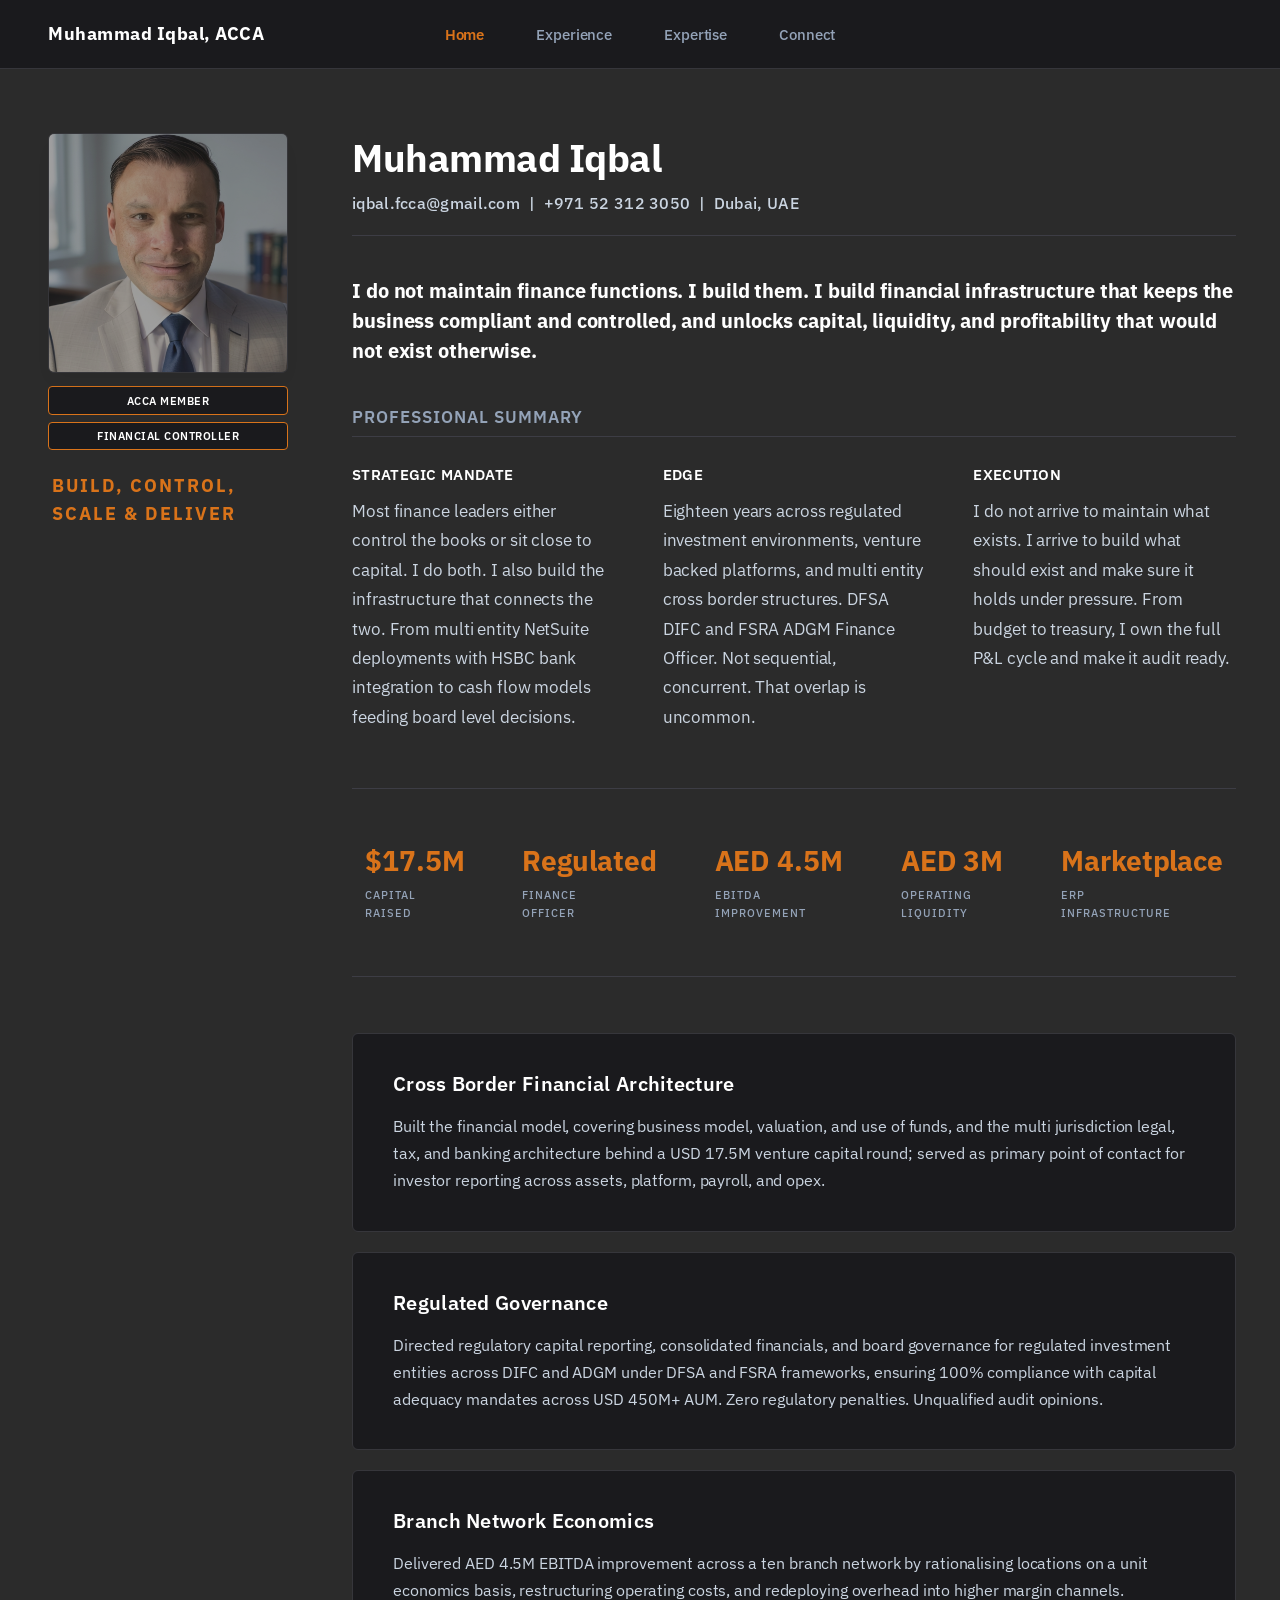
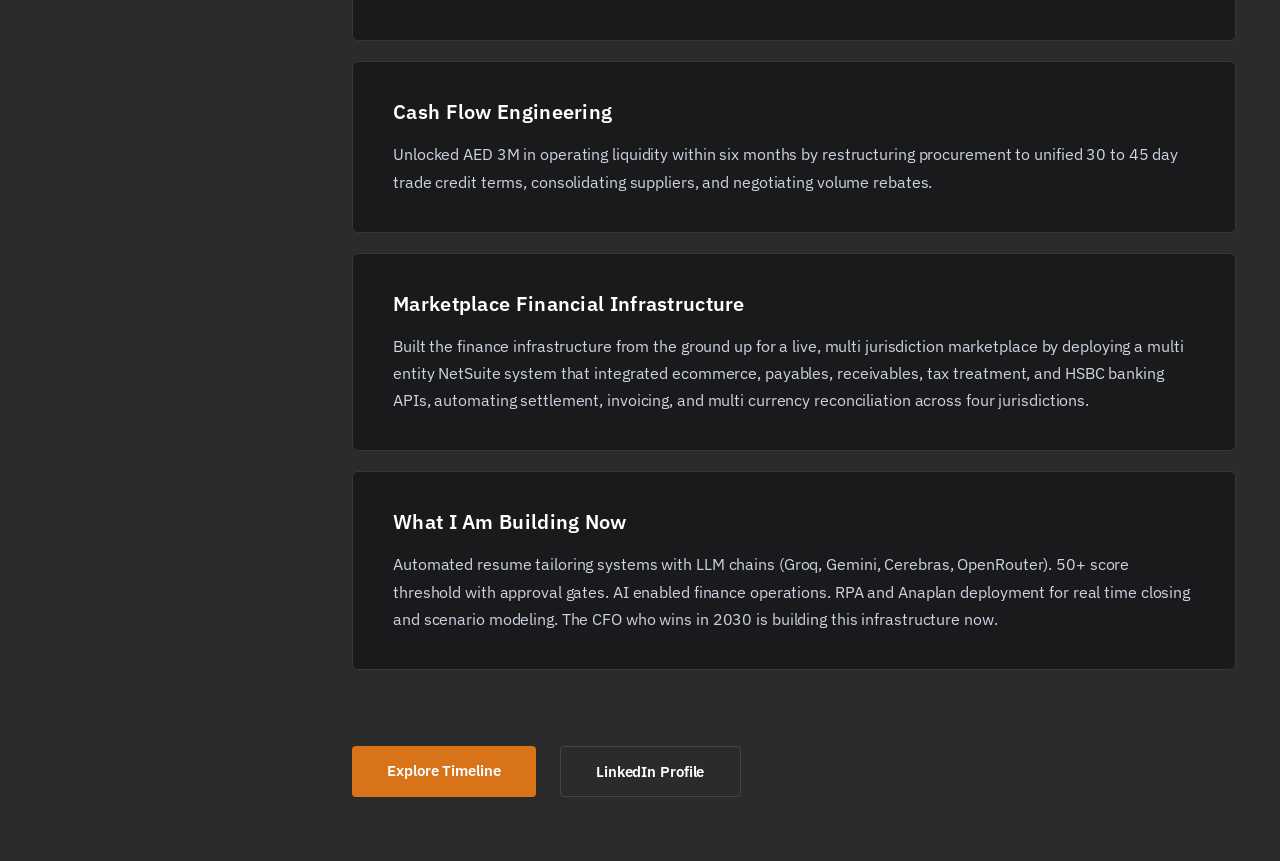
<file: index.html>
<!DOCTYPE html>
<html lang="en">
<head>
    <meta charset="UTF-8">
    <meta name="viewport" content="width=device-width, initial-scale=1.0">
    <title>Muhammad Iqbal | ACCA Portfolio</title>
    <link href="https://fonts.googleapis.com/css2?family=IBM+Plex+Sans:wght@400;500;600;700&display=swap" rel="stylesheet">
    <link rel="stylesheet" href="style.css">
    <base target="_blank">
<base target="_blank">
</head>
<body>

    <!-- Top Corporate Navigation Header -->
    <header class="navbar">
        <div class="logo">Muhammad Iqbal, ACCA</div>
        <nav class="nav-links">
            <a href="index.html" class="active" target="_self">Home</a>
            <a href="experience.html" target="_self">Experience</a>
            <a href="expertise.html" target="_self">Expertise</a>
            <a href="connect.html" target="_self">Connect</a>
        </nav>
    </header>

    <!-- 2026 Institutional Cockpit Dashboard Framework Container -->
    <main class="cockpit-container">

        <!-- Column 1: Left Floating Profile Anchor Box -->
        <section class="cockpit-left-anchor">
            <img src="profile.png" alt="Muhammad Iqbal" class="cockpit-profile-img">
            <div class="badge-stack">
                <div class="badge-tag">ACCA Member</div>
                <div class="badge-tag">Financial Controller</div>
            </div>
            <!-- Left Tagline Component -->
            <div class="tagline-container-block">
                <p class="tagline-text-stamp tagline-large">
                    Build, Control, Scale & Deliver
                </p>
            </div>
        </section>

        <!-- Column 2: Right Wide Institutional Financial Ledger Sheet -->
        <section class="cockpit-main-ledger">

            <!-- Sleek Single Line Corporate Header Strip -->
            <div class="executive-widescreen-header">
                <h1>Muhammad Iqbal</h1>
                <div class="horizontal-contact-strip">
                    <a href="mailto:iqbal.fcca@gmail.com?subject=Executive%20Inquiry%20Muhammad%20Iqbal">iqbal.fcca@gmail.com</a> &nbsp;|&nbsp; 
                    <a href="tel:+971523123050">+971 52 312 3050</a> &nbsp;|&nbsp; 
                    Dubai, UAE
                </div>
            </div>

            <!-- Fixed Headline -->
            <h2 class="hero-pitch-title hero-pitch-compact">
                I do not maintain finance functions. I build them. I build financial infrastructure that keeps the business compliant and controlled, and unlocks capital, liquidity, and profitability that would not exist otherwise.
            </h2>

            <!-- Section Header Box -->
            <h2 class="section-header-line">Professional Summary</h2>

            <!-- Summary Column Blocks -->
            <div class="summary-columns-container">
                <div class="summary-column-item">
                    <strong>Strategic Mandate</strong>
                    Most finance leaders either control the books or sit close to capital. I do both. I also build the infrastructure that connects the two. From multi entity NetSuite deployments with HSBC bank integration to cash flow models feeding board level decisions.
                </div>
                <div class="summary-column-item">
                    <strong>Edge</strong>
                    Eighteen years across regulated investment environments, venture backed platforms, and multi entity cross border structures. DFSA DIFC and FSRA ADGM Finance Officer. Not sequential, concurrent. That overlap is uncommon.
                </div>
                <div class="summary-column-item">
                    <strong>Execution</strong>
                    I do not arrive to maintain what exists. I arrive to build what should exist and make sure it holds under pressure. From budget to treasury, I own the full P&L cycle and make it audit ready.
                </div>
            </div>

            <!-- 5 Card Ledger Grid -->
            <div class="ledger-row-grid">
                <div class="ledger-data-item" onclick="scrollToSection('cross-border')">
                    <h3>$17.5M</h3>
                    <p>Capital<br>Raised</p>
                </div>
                <div class="ledger-data-item" onclick="scrollToSection('regulated-governance')">
                    <h3>Regulated</h3>
                    <p>Finance<br>Officer</p>
                </div>
                <div class="ledger-data-item" onclick="scrollToSection('branch-economics')">
                    <h3>AED 4.5M</h3> 
                    <p>EBITDA<br>Improvement</p>
                </div>
                <div class="ledger-data-item" onclick="scrollToSection('cash-flow')">
                    <h3>AED 3M</h3>
                    <p>Operating<br>Liquidity</p>
                </div>
                <div class="ledger-data-item" onclick="scrollToSection('marketplace-infra')">
                    <h3>Marketplace</h3> 
                    <p>ERP<br>INFRASTRUCTURE</p> 
                </div>
            </div>

            <!-- DETAIL SECTIONS -->
            <div class="detail-sections-container">

                <section id="cross-border" class="detail-section">
                    <h3>Cross Border Financial Architecture</h3>
                    <p>Built the financial model, covering business model, valuation, and use of funds, and the multi jurisdiction legal, tax, and banking architecture behind a USD 17.5M venture capital round; served as primary point of contact for investor reporting across assets, platform, payroll, and opex.</p>
                </section>

                <section id="regulated-governance" class="detail-section">
                    <h3>Regulated Governance</h3>
                    <p>Directed regulatory capital reporting, consolidated financials, and board governance for regulated investment entities across DIFC and ADGM under DFSA and FSRA frameworks, ensuring 100% compliance with capital adequacy mandates across USD 450M+ AUM. Zero regulatory penalties. Unqualified audit opinions.</p>
                </section>

                <section id="branch-economics" class="detail-section">
                    <h3>Branch Network Economics</h3>
                    <p>Delivered AED 4.5M EBITDA improvement across a ten branch network by rationalising locations on a unit economics basis, restructuring operating costs, and redeploying overhead into higher margin channels.</p>
                </section>

                <section id="cash-flow" class="detail-section">
                    <h3>Cash Flow Engineering</h3>
                    <p>Unlocked AED 3M in operating liquidity within six months by restructuring procurement to unified 30 to 45 day trade credit terms, consolidating suppliers, and negotiating volume rebates.</p>
                </section>

                <section id="marketplace-infra" class="detail-section">
                    <h3>Marketplace Financial Infrastructure</h3>
                    <p>Built the finance infrastructure from the ground up for a live, multi jurisdiction marketplace by deploying a multi entity NetSuite system that integrated ecommerce, payables, receivables, tax treatment, and HSBC banking APIs, automating settlement, invoicing, and multi currency reconciliation across four jurisdictions.</p>
                </section>

                <section id="currently-building" class="detail-section">
                    <h3>What I Am Building Now</h3>
                    <p>Automated resume tailoring systems with LLM chains (Groq, Gemini, Cerebras, OpenRouter). 50+ score threshold with approval gates. AI enabled finance operations. RPA and Anaplan deployment for real time closing and scenario modeling. The CFO who wins in 2030 is building this infrastructure now.</p>
                </section>

            </div>

            <!-- Twin Modern Flat Action Buttons Row Layout -->
            <div class="dual-action-row">
                <a href="experience.html" class="btn-primary" target="_self">Explore Timeline</a>
                <a href="https://www.linkedin.com/in/iqbal-acca/" target="_blank" class="btn-secondary">LinkedIn Profile</a>
            </div>
        </section>

    </main>

    <script>
        function scrollToSection(id) {
            const target = document.getElementById(id);
            if (target) {
                target.scrollIntoView({ behavior: 'smooth', block: 'start' });
                target.classList.add('highlight-pulse');
                setTimeout(() => target.classList.remove('highlight-pulse'), 1500);
            }
        }
    </script>

</body>
</html>
</file>
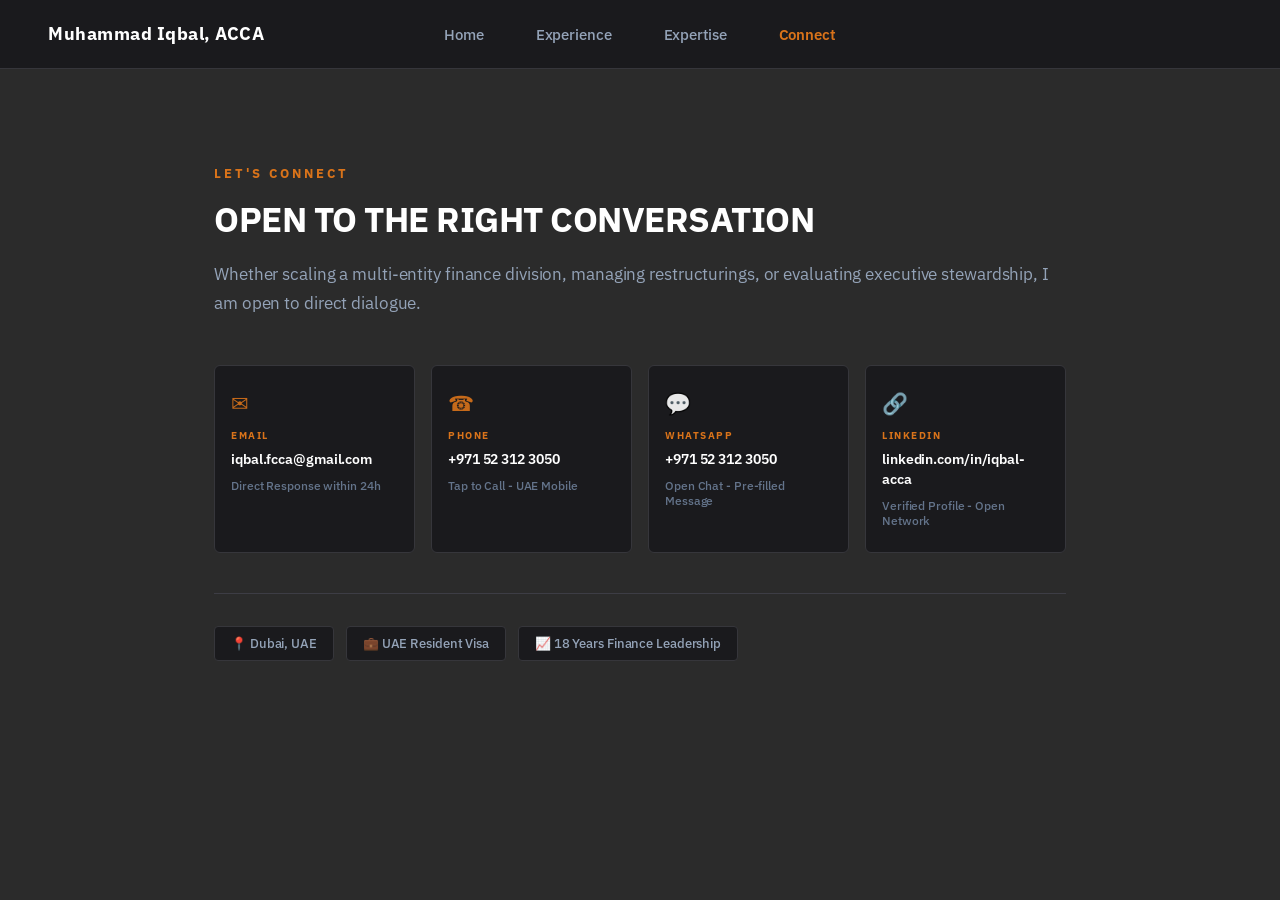
<file: connect.html>
<!DOCTYPE html>
<html lang="en">
<head>
    <meta charset="UTF-8">
    <meta name="viewport" content="width=device-width, initial-scale=1.0">
    <title>Muhammad Iqbal | Connect</title>
    <link href="https://fonts.googleapis.com/css2?family=IBM+Plex+Sans:wght@400;500;600;700&display=swap" rel="stylesheet">
    <link rel="stylesheet" href="style.css">
    <base target="_blank">
<base target="_blank">
</head>
<body>

    <!-- Top Corporate Navigation Header -->
    <header class="navbar">
        <div class="logo">Muhammad Iqbal, ACCA</div>
        <nav class="nav-links">
            <a href="index.html" target="_self">Home</a>
            <a href="experience.html" target="_self">Experience</a>
            <a href="expertise.html" target="_self">Expertise</a>
            <a href="connect.html" class="active" target="_self">Connect</a>
        </nav>
    </header>

    <!-- Main Wrapper for Connect Page -->
    <main class="main-wrapper">
        <div class="connect-panel">

            <p class="connect-overline">Let's Connect</p>
            <h2 class="connect-headline">Open to the Right Conversation</h2>
            <p class="connect-subline connect-subline-full">
                Whether scaling a multi-entity finance division, managing restructurings, or evaluating executive stewardship, I am open to direct dialogue.
            </p>

            <!-- Contact Card Matrix -->
            <div class="contact-matrix-grid">
                <a href="mailto:iqbal.fcca@gmail.com?subject=Executive%20Inquiry%20-%20Muhammad%20Iqbal" class="contact-data-card" target="_self">
                    <span class="card-icon">&#9993;</span>
                    <p class="card-tag">Email</p>
                    <p class="card-core-value">iqbal.fcca@gmail.com</p>
                    <p class="card-hint">Direct Response within 24h</p>
                </a>
                <a href="tel:+971523123050" class="contact-data-card" target="_self">
                    <span class="card-icon">&#9742;</span>
                    <p class="card-tag">Phone</p>
                    <p class="card-core-value">+971 52 312 3050</p>
                    <p class="card-hint">Tap to Call - UAE Mobile</p>
                </a>
                <a href="https://wa.me/971523123050?text=Executive%20Inquiry%20-%20Muhammad%20Iqbal" class="contact-data-card">
                    <span class="card-icon">&#128172;</span>
                    <p class="card-tag">WhatsApp</p>
                    <p class="card-core-value">+971 52 312 3050</p>
                    <p class="card-hint">Open Chat - Pre-filled Message</p>
                </a>
                <a href="https://www.linkedin.com/in/iqbal-acca/" class="contact-data-card">
                    <span class="card-icon">&#128279;</span>
                    <p class="card-tag">LinkedIn</p>
                    <p class="card-core-value">linkedin.com/in/iqbal-acca</p>
                    <p class="card-hint">Verified Profile - Open Network</p>
                </a>
            </div>

            <!-- Status Chip Row -->
            <div class="status-chip-row">
                <span class="status-chip">&#128205; Dubai, UAE</span>
                <span class="status-chip">&#128188; UAE Resident Visa</span>
                <span class="status-chip">&#128200; 18 Years Finance Leadership</span>
            </div>

        </div>
    </main>

</body>
</html>
</file>
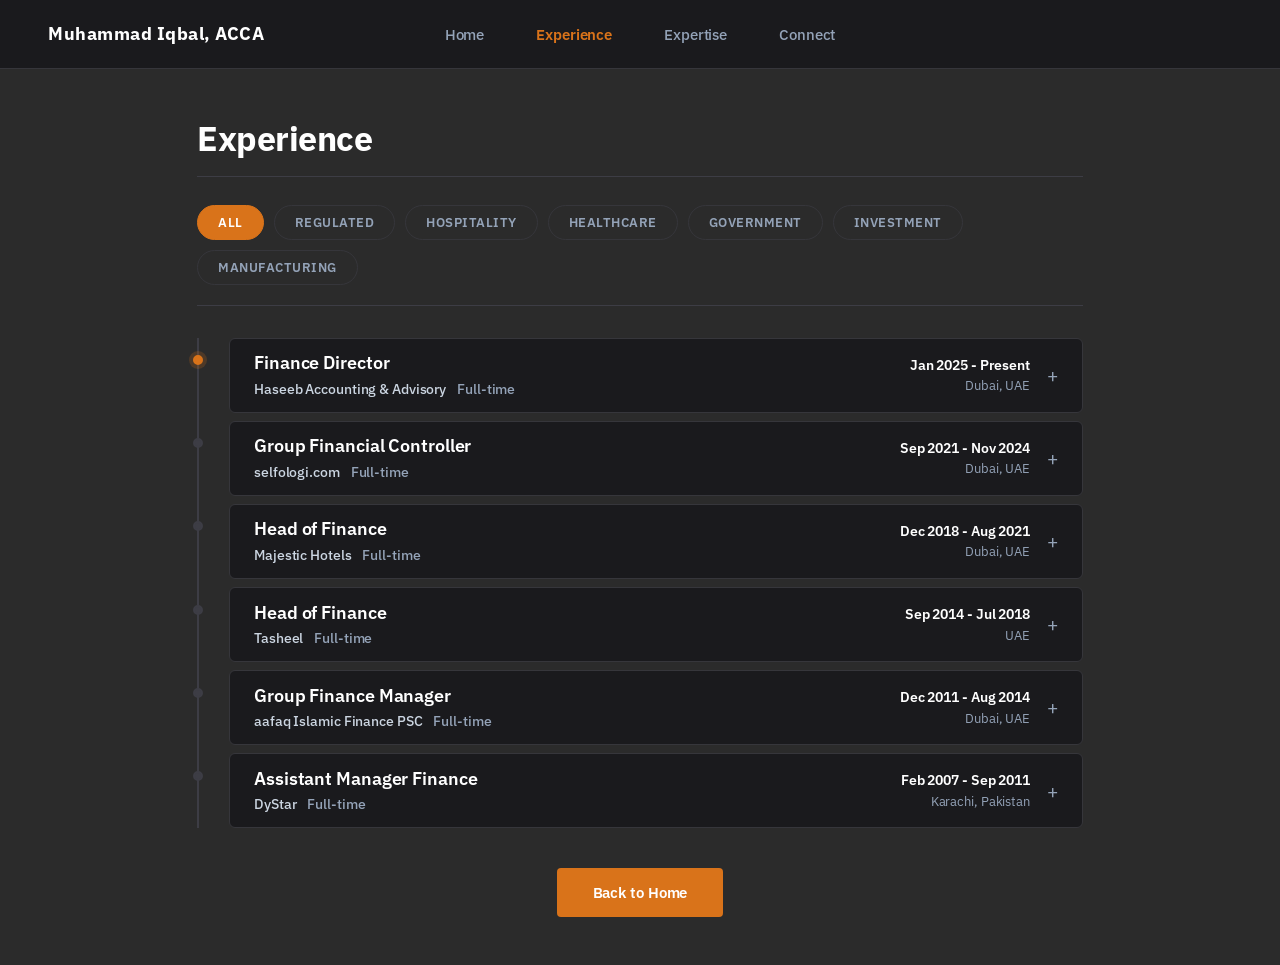
<file: experience.html>
<!DOCTYPE html>
<html lang="en">
<head>
    <meta charset="UTF-8">
    <meta name="viewport" content="width=device-width, initial-scale=1.0">
    <title>Experience | Muhammad Iqbal, ACCA</title>
    <link href="https://fonts.googleapis.com/css2?family=IBM+Plex+Sans:wght@400;500;600;700&display=swap" rel="stylesheet">
    <link rel="stylesheet" href="style.css">
    <base target="_blank">
<base target="_blank">
</head>
<body>

    <!-- Top Corporate Navigation Header -->
    <header class="navbar">
        <div class="logo">Muhammad Iqbal, ACCA</div>
        <nav class="nav-links">
            <a href="index.html" target="_self">Home</a>
            <a href="experience.html" class="active" target="_self">Experience</a>
            <a href="expertise.html" target="_self">Expertise</a>
            <a href="connect.html" target="_self">Connect</a>
        </nav>
    </header>

    <!-- Experience Page Container -->
    <main class="timeline-container">

        <!-- Page Header -->
        <div class="timeline-header">
            <h1>Experience</h1>
        </div>

        <!-- Sector Filter Bar -->
        <div class="sector-filter-bar">
            <button class="sector-filter-btn active" data-filter="all">All</button>
            <button class="sector-filter-btn" data-filter="regulated">Regulated</button>
            <button class="sector-filter-btn" data-filter="hospitality">Hospitality</button>
            <button class="sector-filter-btn" data-filter="healthcare">Healthcare</button>
            <button class="sector-filter-btn" data-filter="government">Government</button>
            <button class="sector-filter-btn" data-filter="investment">Investment</button>
            <button class="sector-filter-btn" data-filter="manufacturing">Manufacturing</button>
        </div>

        <!-- Timeline Track -->
        <div class="timeline-track">

            <!-- Role 1: Finance Director -->
            <div class="timeline-node" data-filter="regulated">
                <div class="timeline-dot active-dot"></div>
                <div class="timeline-card">
                    <div class="card-header" onclick="toggleCard(this)">
                        <div class="header-left">
                            <p class="role-title">Finance Director</p>
                            <p class="company-name">Haseeb Accounting & Advisory <span class="fractional-tag">Full-time</span></p>
                        </div>
                        <div class="header-right">
                            <span class="timeline-date">Jan 2025 - Present</span>
                            <span class="timeline-location">Dubai, UAE</span>
                            <span class="expand-icon">+</span>
                        </div>
                    </div>
                    <div class="card-detail">
                        <div class="company-context">
                            <span class="industry-badge">Regulated</span>
                            <span class="industry-badge">Fractional CFO</span>
                            <span class="industry-badge">Tax Advisory</span>
                            <p class="company-desc">Boutique UAE advisory firm serving DFSA/FSRA regulated investment entities, including asset managers, brokerage, fund managers, and growth-stage enterprises. Dual practice: fractional CFO and tax advisory for SMEs, and regulated Finance Officer appointments for DIFC/ADGM investment firms.</p>
                        </div>
                        <ul class="experience-bullets">
                            <li><strong>REGULATED FINANCE OFFICER (DIFC/ADGM):</strong> Acting as regulated Finance Officer for investment firms across DIFC and ADGM, directing prudential returns, capital adequacy reporting, liquidity compliance, client money segregation, and board governance with zero penalties and unqualified audit opinions.</li>
                            <li><strong>FRACTIONAL CFO & CAPITAL ADVISORY:</strong> Fractional CFO for UAE SMEs, delivering FP&A, financial modeling, feasibility studies, and due diligence packages for angel investor and bank submissions across multiple engagements, structuring capital asks ranging AED 2M-10M per raise across fintech, payments, healthcare, and financial services.</li>
                            <li><strong>STATUTORY REPORTING & ESG ADVISORY:</strong> Prepared management accounts for external audit across multiple SME and regulated clients, submitted to DMCC, JAFZA, DIFC, ADGM, and DED authorities, delivering board-level reporting on financial performance and cash flow alongside ESG assessment, policy development, and audit readiness for UAE sustainability disclosure rules.</li>
                            <li><strong>TAX STRUCTURING & CORPORATE ADVISORY:</strong> Structured QFZP compliance, CIGA, and transfer pricing for free zone entities, securing 0% corporate tax rate on qualifying income, and directed mainland corporate tax planning under the standard corporate tax framework.</li>
                            <li><strong>AI, AUTOMATION & SYSTEMS:</strong> Deployed and configured Oracle NetSuite, Odoo, Zoho, Microsoft Dynamics, and FirstBit ERP systems for SME clients, leading adoption of AI automation tooling via Make.com, Zapier, and UiPath to build data pipelines and eliminate manual invoice creation, accounts payable, VAT tagging, credit control, and inventory processing.</li>
                        </ul>
                    </div>
                </div>
            </div>

            <!-- Role 2: Group Financial Controller -->
            <div class="timeline-node" data-filter="healthcare">
                <div class="timeline-dot"></div>
                <div class="timeline-card">
                    <div class="card-header" onclick="toggleCard(this)">
                        <div class="header-left">
                            <p class="role-title">Group Financial Controller</p>
                            <p class="company-name">selfologi.com <span class="fractional-tag">Full-time</span></p>
                        </div>
                        <div class="header-right">
                            <span class="timeline-date">Sep 2021 - Nov 2024</span>
                            <span class="timeline-location">Dubai, UAE</span>
                            <span class="expand-icon">+</span>
                        </div>
                    </div>
                    <div class="card-detail">
                        <div class="company-context">
                            <span class="industry-badge">Healthcare</span>
                            <span class="industry-badge">Marketplace</span>
                            <span class="industry-badge">VC Backed</span>
                            <p class="company-desc">Award-winning healthcare marketplace and the first DHA and DoH-licensed platform for cosmetic treatment discovery and booking in the UAE, backed by a USD 17.5M venture-backed seed round, operating across UAE, KSA, UK, and BVI.</p>
                        </div>
                        <ul class="experience-bullets">
                            <li><strong>GROUP FINANCIAL STRATEGY & BOARD PARTNERSHIP:</strong> Directed group financial strategy with full ownership of financial, legal, and compliance infrastructure across UAE, KSA, UK, and BVI, partnering directly with the CEO and regional business unit heads to turn multi-currency financial data into strategic narratives that informed growth roadmaps and board-level capital allocation decisions.</li>
                            <li><strong>INVESTOR RELATIONS & CAPITAL ADVISORY:</strong> Directed financial due diligence and managed the investor data room for the USD 17.5M seed round, preparing three-statement financial models and cap table scenarios; owned end-to-end investor relations post-raise, managing capital calls, cap table, and spend reporting for the board.</li>
                            <li><strong>FP&A OWNERSHIP & REVENUE ARCHITECTURE:</strong> Built the FP&A function from scratch as founding finance hire, owning driver-based annual budgeting and rolling forecasts while engineering IFRS 15-compliant revenue recognition for a payment intermediary marketplace with tiered commission models and refund reserves; led weekly multi-scenario burn rate analysis and five-year financial models informing board-level strategic pivots.</li>
                            <li><strong>REGULATORY LICENSING & MULTI-ENTITY GROUP STRUCTURE:</strong> Secured DMCC, ADGM, and KSA regulatory licenses and structured the group's legal and tax framework across multiple jurisdictions, covering tax registration, transfer pricing, and cross-border compliance, delivering consecutive group-wide unqualified audit opinions from pre-launch through scale.</li>
                            <li><strong>SYSTEMS AND AUTOMATION:</strong> Deployed Oracle NetSuite as the group's multi-entity ERP infrastructure, integrating ecommerce systems, payment gateways, and HSBC banking APIs to automate reconciliation and cross-entity settlement across all jurisdictions.</li>
                        </ul>
                    </div>
                </div>
            </div>

            <!-- Role 3: Head of Finance -->
            <div class="timeline-node" data-filter="hospitality">
                <div class="timeline-dot"></div>
                <div class="timeline-card">
                    <div class="card-header" onclick="toggleCard(this)">
                        <div class="header-left">
                            <p class="role-title">Head of Finance</p>
                            <p class="company-name">Majestic Hotels <span class="fractional-tag">Full-time</span></p>
                        </div>
                        <div class="header-right">
                            <span class="timeline-date">Dec 2018 - Aug 2021</span>
                            <span class="timeline-location">Dubai, UAE</span>
                            <span class="expand-icon">+</span>
                        </div>
                    </div>
                    <div class="card-detail">
                        <div class="company-context">
                            <span class="industry-badge">Hospitality</span>
                            <span class="industry-badge">Retail</span>
                            <span class="industry-badge">380 Rooms</span>
                            <p class="company-desc">Multi-unit UAE hospitality and luxury retail group spanning 380 hotel rooms across two units and 12 retail stores, operating across Dubai and the Northern Emirates.</p>
                        </div>
                        <ul class="experience-bullets">
                            <li><strong>FINANCE LEADERSHIP & GROUP OWNERSHIP:</strong> Led a 10-member finance team as Head of Finance, reporting directly to ownership with group treasury and disbursement approval authority, holding full accountability for financial strategy across hospitality and retail divisions.</li>
                            <li><strong>FP&A & PERFORMANCE MANAGEMENT:</strong> Owned annual budgeting and rolling forecast cycles alongside an integrated performance assessment system establishing clear departmental P&L accountability across hospitality and retail divisions, driving targeted cost optimization that improved gross profit margins by 8% and contributed to an EBITDA-positive turnaround while reducing overhead allocation variances.</li>
                            <li><strong>COVID RESTRUCTURING & CASH PRESERVATION:</strong> Restructured the hotel portfolio during COVID, analyzing vendor contracts and costs across rooms, F&B, and lease outlets to calculate true cost of vacancy and preserve cash flow and revenue through market recovery.</li>
                            <li><strong>PROCUREMENT, LIQUIDITY & ERP CONSOLIDATION:</strong> Replaced a cash-plus-credit procurement model with negotiated supplier terms, securing credit lines to improve group liquidity, and consolidated fragmented inventory data across expanding retail locations into a single ERP system as the store portfolio grew from 10 to 12 locations.</li>
                            <li><strong>ECOMMERCE LAUNCH & RETAIL RATIONALIZATION:</strong> Directed the group's first-ever ecommerce channel launch for the retail division, capturing 30% of total revenue within 6 months amid the post-COVID shift to digital retail, while executing strategic store rationalization to consolidate locations and maintain cash flow across Dubai and the Northern Emirates.</li>
                        </ul>
                    </div>
                </div>
            </div>

            <!-- Role 4: Head of Finance -->
            <div class="timeline-node" data-filter="government">
                <div class="timeline-dot"></div>
                <div class="timeline-card">
                    <div class="card-header" onclick="toggleCard(this)">
                        <div class="header-left">
                            <p class="role-title">Head of Finance</p>
                            <p class="company-name">Tasheel <span class="fractional-tag">Full-time</span></p>
                        </div>
                        <div class="header-right">
                            <span class="timeline-date">Sep 2014 - Jul 2018</span>
                            <span class="timeline-location">UAE</span>
                            <span class="expand-icon">+</span>
                        </div>
                    </div>
                    <div class="card-detail">
                        <div class="company-context">
                            <span class="industry-badge">Government</span>
                            <span class="industry-badge">Semi-Government</span>
                            <span class="industry-badge">AED 2B+</span>
                            <p class="company-desc">Licensed government service center operator, one of the private-sector partners authorized under MOHRE's Tasheel network, with full ownership of finance, treasury, and reporting across a 10-branch UAE network spanning MOHRE, MOH, DED, GDRFA, ICP, and MOF affiliations, processing AED 2B+ annually in government transaction collections via the G1 cash collection system.</p>
                        </div>
                        <ul class="experience-bullets">
                            <li><strong>FINANCE LEADERSHIP & BOARD REPORTING:</strong> Headed the complete finance function, treasury, reporting, compliance, and M&A, for a 10-branch network processing AED 2B+ in annual government transaction collections, presenting monthly performance directly to the board and driving data-driven decisions on expansion, resource allocation, and site closures across 6 government agency affiliations.</li>
                            <li><strong>FP&A & P&L TURNAROUND:</strong> Owned annual budgeting and rolling forecasts while diagnosing underperforming branches through cost-per-transaction and EBITDA analysis, restructuring loss-making units into profitable entities, and funding 3 new center expansions entirely from retained cash flows with zero external capital.</li>
                            <li><strong>DEBT FINANCING & M&A ADVISORY:</strong> Led debt financing negotiations, securing an Islamic finance credit facility through direct engagement with financial institutions, and collaborated with the M&A Committee on financial due diligence and strategy for the acquisition of additional service centers.</li>
                            <li><strong>TREASURY & HIGH-VOLUME CASH RECONCILIATION:</strong> Owned daily cash reconciliation for AED 2B+ in annual collections via the G1 government collection system across all centers, maintaining zero discrepancies in a high-volume, cash-intensive, multi-ministry environment.</li>
                            <li><strong>REGULATORY COMPLIANCE & AUDIT PERFORMANCE:</strong> Navigated VAT uncertainty for newly introduced tax on semi-government service fees, engaging FTA, MOHRE, and MOH directly to determine compliance treatment, and delivered zero penalties and zero findings across ministry audits spanning MOHRE, MOH, and DED, preserving operational licenses network-wide.</li>
                        </ul>
                    </div>
                </div>
            </div>

            <!-- Role 5: Group Finance Manager -->
            <div class="timeline-node" data-filter="investment">
                <div class="timeline-dot"></div>
                <div class="timeline-card">
                    <div class="card-header" onclick="toggleCard(this)">
                        <div class="header-left">
                            <p class="role-title">Group Finance Manager</p>
                            <p class="company-name">aafaq Islamic Finance PSC <span class="fractional-tag">Full-time</span></p>
                        </div>
                        <div class="header-right">
                            <span class="timeline-date">Dec 2011 - Aug 2014</span>
                            <span class="timeline-location">Dubai, UAE</span>
                            <span class="expand-icon">+</span>
                        </div>
                    </div>
                    <div class="card-detail">
                        <div class="company-context">
                            <span class="industry-badge">Investment</span>
                            <span class="industry-badge">Sharia</span>
                            <span class="industry-badge">8 Entities</span>
                            <p class="company-desc">Private Joint Stock Company licensed by the Central Bank of the UAE as a Sharia-compliant Islamic finance house, with Board Risk and Compliance Committee (BRCC) and Board Audit Committee (BAC) governance, holding 8 portfolio companies across private equity, corporate finance, real estate, F&B, and SME financing.</p>
                        </div>
                        <ul class="experience-bullets">
                            <li><strong>GROUP CONSOLIDATION & FINANCE LEADERSHIP:</strong> Led a 7-member finance team as Group Finance Manager, reporting to the Finance Director with consolidated results feeding Board Audit Committee (BAC) review, personally building the group-level consolidation framework across 8 portfolio companies on Oracle ERP that gave the board unified group visibility for the first time.</li>
                            <li><strong>FINANCIAL CONTROLLERSHIP & FINANCIALS MONITORING:</strong> Personally monitored and verified portfolio company financials across all 8 entities, including budget and forecast tracking against actuals for external audit purposes, uncovering material discrepancies and hidden liabilities, surfacing off-balance-sheet exposures and related-party transactions the investment team had not identified, and blocking misstated valuations before they reached the board.</li>
                            <li><strong>RISK MANAGEMENT & COVENANT MONITORING:</strong> Directed risk management across equity and loan agreements spanning the portfolio, with findings feeding Board Risk and Compliance Committee (BRCC) oversight, personally tracking covenant performance to catch early warning signals on underperforming positions ahead of default and drive recovery actions that protected invested capital.</li>
                            <li><strong>AUDIT COORDINATION & CONTROLLERSHIP OVERSIGHT:</strong> Personally coordinated external audits across all 8 portfolio companies, scoping audit coverage around the highest-risk exposures and holding auditors directly accountable until every finding reached resolution ahead of Audit Committee sign-off.</li>
                        </ul>
                    </div>
                </div>
            </div>

            <!-- Role 6: Assistant Manager Finance -->
            <div class="timeline-node" data-filter="manufacturing">
                <div class="timeline-dot"></div>
                <div class="timeline-card">
                    <div class="card-header" onclick="toggleCard(this)">
                        <div class="header-left">
                            <p class="role-title">Assistant Manager Finance</p>
                            <p class="company-name">DyStar <span class="fractional-tag">Full-time</span></p>
                        </div>
                        <div class="header-right">
                            <span class="timeline-date">Feb 2007 - Sep 2011</span>
                            <span class="timeline-location">Karachi, Pakistan</span>
                            <span class="expand-icon">+</span>
                        </div>
                    </div>
                    <div class="card-detail">
                        <div class="company-context">
                            <span class="industry-badge">Manufacturing</span>
                            <span class="industry-badge">Chemicals</span>
                            <span class="industry-badge">B2B</span>
                            <p class="company-desc">Subsidiary of DyStar GmbH, a global textile dyes and chemicals manufacturer tracing its heritage to Bayer, Hoechst, and BASF. Operated as an indenting house, toll manufacturer, and B2B retail distribution arm for textile mills across Pakistan.</p>
                        </div>
                        <ul class="experience-bullets">
                            <li><strong>FINANCIAL REPORTING & QUALITY COMPLIANCE:</strong> Managed monthly financial reporting, CAPEX tracking, and payment approvals across indenting, toll manufacturing, and retail operations in SAP; served as DyStar Pakistan's Quality Management auditor, aligning local compliance with Frankfurt headquarters group standards.</li>
                            <li><strong>TRADE FINANCE & TREASURY OPERATIONS:</strong> Structured and executed import letters of credit for chemical shipments from Singapore and Germany, managing trade finance documentation, forex exposure, and banking relationships across a 60/20/20 revenue mix of indenting, toll manufacturing, and retail.</li>
                            <li><strong>COST ACCOUNTING & MARGIN PROTECTION:</strong> Directed cost accounting and inventory valuation for toll manufacturing cycles, performing variance analysis against standard costs to control COGS and protect margins in volatile raw material markets.</li>
                            <li><strong>AUDIT & REGULATORY COMPLIANCE:</strong> Coordinated with external auditors and tax authorities for statutory compliance, preparing audit schedules and reconciliations that delivered clean sign-offs with zero qualifications.</li>
                        </ul>
                    </div>
                </div>
            </div>

        </div>

        <!-- Footer Action -->
        <div class="timeline-footer-action">
            <a href="index.html" class="btn-primary" target="_self">Back to Home</a>
        </div>

    </main>

    <script>
        function toggleCard(header) {
            const card = header.closest('.timeline-card');
            const detail = card.querySelector('.card-detail');
            const icon = header.querySelector('.expand-icon');

            if (card.classList.contains('expanded')) {
                card.classList.remove('expanded');
                detail.style.maxHeight = null;
                detail.style.opacity = '0';
                icon.style.transform = 'translateY(-50%) rotate(0deg)';
                icon.textContent = '+';
            } else {
                // Close others
                document.querySelectorAll('.timeline-card.expanded').forEach(c => {
                    c.classList.remove('expanded');
                    c.querySelector('.card-detail').style.maxHeight = null;
                    c.querySelector('.card-detail').style.opacity = '0';
                    c.querySelector('.expand-icon').style.transform = 'translateY(-50%) rotate(0deg)';
                    c.querySelector('.expand-icon').textContent = '+';
                });

                card.classList.add('expanded');
                detail.style.maxHeight = detail.scrollHeight + 'px';
                detail.style.opacity = '1';
                icon.style.transform = 'translateY(-50%) rotate(45deg)';
                icon.textContent = '−';
            }
        }

        // Sector Filter
        document.querySelectorAll('.sector-filter-btn').forEach(btn => {
            btn.addEventListener('click', function() {
                document.querySelectorAll('.sector-filter-btn').forEach(b => b.classList.remove('active'));
                this.classList.add('active');

                const filter = this.dataset.filter;
                document.querySelectorAll('.timeline-node').forEach(node => {
                    if (filter === 'all' || node.dataset.filter === filter) {
                        node.style.display = 'block';
                        node.style.opacity = '1';
                    } else {
                        node.style.display = 'none';
                        node.style.opacity = '0';
                    }
                });
            });
        });
    </script>

</body>
</html>
</file>
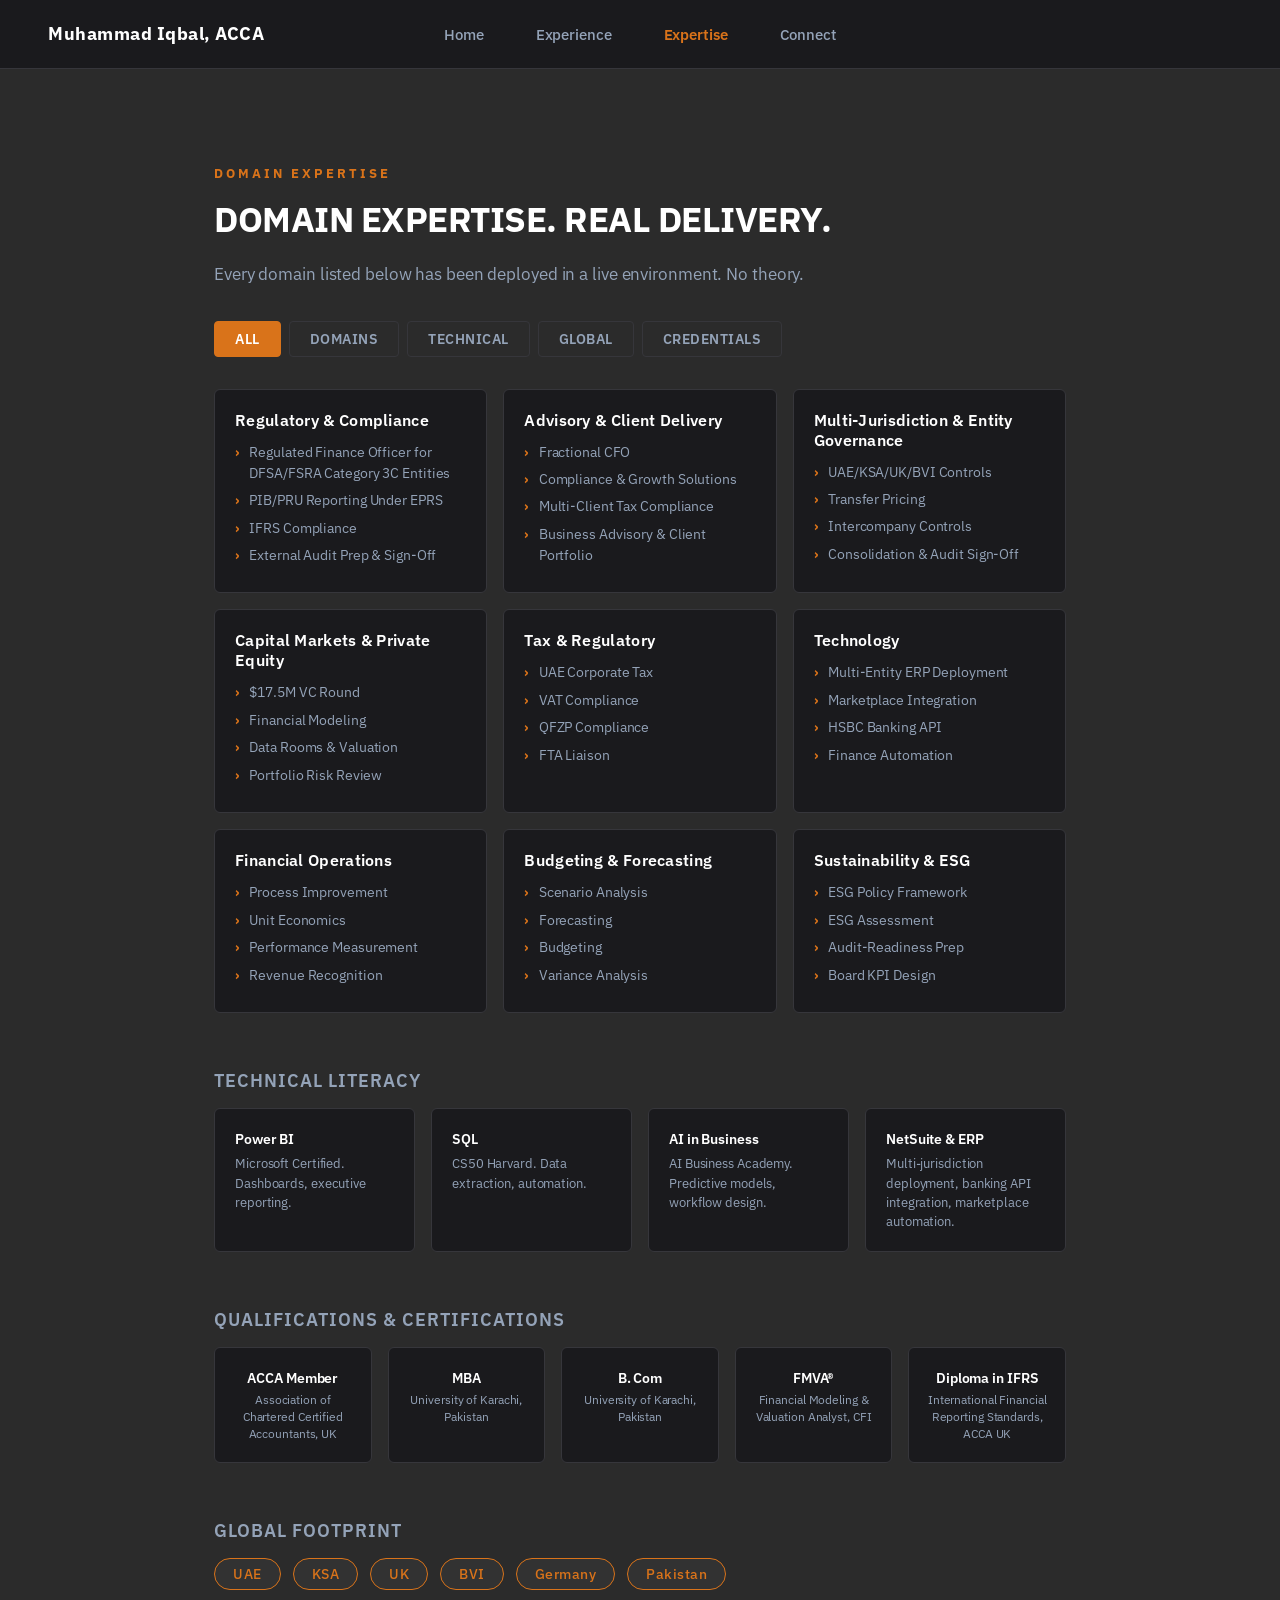
<file: expertise.html>
<!DOCTYPE html>
<html lang="en">
<head>
    <meta charset="UTF-8">
    <meta name="viewport" content="width=device-width, initial-scale=1.0">
    <title>Muhammad Iqbal | Expertise</title>
    <link href="https://fonts.googleapis.com/css2?family=IBM+Plex+Sans:wght@400;500;600;700&display=swap" rel="stylesheet">
    <link rel="stylesheet" href="style.css">
    <base target="_blank">
<base target="_blank">
<base target="_blank">
</head>
<body>

    <!-- Top Corporate Navigation Header -->
    <header class="navbar">
        <div class="logo">Muhammad Iqbal, ACCA</div>
        <nav class="nav-links">
            <a href="index.html" target="_self">Home</a>
            <a href="experience.html" target="_self">Experience</a>
            <a href="expertise.html" class="active" target="_self">Expertise</a>
            <a href="connect.html" target="_self">Connect</a>
        </nav>
    </header>

    <!-- Main Wrapper -->
    <main class="main-wrapper">
        <div class="expertise-panel">

            <p class="expertise-overline">Domain Expertise</p>
            <h2 class="expertise-headline">Domain Expertise. Real Delivery.</h2>
            <p class="expertise-subline">Every domain listed below has been deployed in a live environment. No theory.</p>

            <!-- Slicer / Filter Buttons -->
            <div class="slicer-row">
                <button class="slicer-btn active" onclick="filterSections('all')">All</button>
                <button class="slicer-btn" onclick="filterSections('domains')">Domains</button>
                <button class="slicer-btn" onclick="filterSections('technical')">Technical</button>
                <button class="slicer-btn" onclick="filterSections('global')">Global</button>
                <button class="slicer-btn" onclick="filterSections('credentials')">Credentials</button>
            </div>

            <!-- Domain Expertise Grid -->
            <div class="expertise-grid" data-filter="domains">
                <div class="expertise-card">
                    <h3>Regulatory & Compliance</h3>
                    <ul>
                        <li>Regulated Finance Officer for DFSA/FSRA Category 3C Entities</li>
                        <li>PIB/PRU Reporting Under EPRS</li>
                        <li>IFRS Compliance</li>
                        <li>External Audit Prep & Sign-Off</li>
                    </ul>
                </div>

                <div class="expertise-card">
                    <h3>Advisory & Client Delivery</h3>
                    <ul>
                        <li>Fractional CFO</li>
                        <li>Compliance & Growth Solutions</li>
                        <li>Multi-Client Tax Compliance</li>
                        <li>Business Advisory & Client Portfolio</li>
                    </ul>
                </div>

                <div class="expertise-card">
                    <h3>Multi-Jurisdiction & Entity Governance</h3>
                    <ul>
                        <li>UAE/KSA/UK/BVI Controls</li>
                        <li>Transfer Pricing</li>
                        <li>Intercompany Controls</li>
                        <li>Consolidation & Audit Sign-Off</li>
                    </ul>
                </div>

                <div class="expertise-card">
                    <h3>Capital Markets & Private Equity</h3>
                    <ul>
                        <li>$17.5M VC Round</li>
                        <li>Financial Modeling</li>
                        <li>Data Rooms & Valuation</li>
                        <li>Portfolio Risk Review</li>
                    </ul>
                </div>

                <div class="expertise-card">
                    <h3>Tax & Regulatory</h3>
                    <ul>
                        <li>UAE Corporate Tax</li>
                        <li>VAT Compliance</li>
                        <li>QFZP Compliance</li>
                        <li>FTA Liaison</li>
                    </ul>
                </div>

                <div class="expertise-card">
                    <h3>Technology</h3>
                    <ul>
                        <li>Multi-Entity ERP Deployment</li>
                        <li>Marketplace Integration</li>
                        <li>HSBC Banking API</li>
                        <li>Finance Automation</li>
                    </ul>
                </div>

                <div class="expertise-card">
                    <h3>Financial Operations</h3>
                    <ul>
                        <li>Process Improvement</li>
                        <li>Unit Economics</li>
                        <li>Performance Measurement</li>
                        <li>Revenue Recognition</li>
                    </ul>
                </div>

                <div class="expertise-card">
                    <h3>Budgeting & Forecasting</h3>
                    <ul>
                        <li>Scenario Analysis</li>
                        <li>Forecasting</li>
                        <li>Budgeting</li>
                        <li>Variance Analysis</li>
                    </ul>
                </div>

                <div class="expertise-card">
                    <h3>Sustainability & ESG</h3>
                    <ul>
                        <li>ESG Policy Framework</li>
                        <li>ESG Assessment</li>
                        <li>Audit-Readiness Prep</li>
                        <li>Board KPI Design</li>
                    </ul>
                </div>
            </div>

            <!-- Technical Stack -->
            <div class="tech-section section-spaced" data-filter="technical">
                <div class="section-header-compact">
                    <h2>TECHNICAL LITERACY</h2>
                </div>
                <div class="tech-grid">
                    <div class="tech-card">
                        <h4>Power BI</h4>
                        <p>Microsoft Certified. Dashboards, executive reporting.</p>
                    </div>
                    <div class="tech-card">
                        <h4>SQL</h4>
                        <p>CS50 Harvard. Data extraction, automation.</p>
                    </div>
                    <div class="tech-card">
                        <h4>AI in Business</h4>
                        <p>AI Business Academy. Predictive models, workflow design.</p>
                    </div>
                    <div class="tech-card">
                        <h4>NetSuite & ERP</h4>
                        <p>Multi-jurisdiction deployment, banking API integration, marketplace automation.</p>
                    </div>
                </div>
            </div>

            <!-- Credentials -->
            <div class="credentials-section section-spaced" data-filter="credentials">
                <div class="section-header-compact">
                    <h2>QUALIFICATIONS & CERTIFICATIONS</h2>
                </div>
                <div class="credentials-grid">
                    <div class="credential-item">
                        <h4>ACCA Member</h4>
                        <p>Association of Chartered Certified Accountants, UK</p>
                    </div>
                    <div class="credential-item">
                        <h4>MBA</h4>
                        <p>University of Karachi, Pakistan</p>
                    </div>
                    <div class="credential-item">
                        <h4>B. Com</h4>
                        <p>University of Karachi, Pakistan</p>
                    </div>
                    <div class="credential-item">
                        <h4>FMVA®</h4>
                        <p>Financial Modeling & Valuation Analyst, CFI</p>
                    </div>
                    <div class="credential-item">
                        <h4>Diploma in IFRS</h4>
                        <p>International Financial Reporting Standards, ACCA UK</p>
                    </div>
                </div>
            </div>

            <!-- Global Exposure -->
            <div class="global-section section-spaced" data-filter="global">
                <div class="section-header-compact">
                    <h2>Global Footprint</h2>
                </div>
                <div class="global-badge-row">
                    <span class="global-badge">UAE</span>
                    <span class="global-badge">KSA</span>
                    <span class="global-badge">UK</span>
                    <span class="global-badge">BVI</span>
                    <span class="global-badge">Germany</span>
                    <span class="global-badge">Pakistan</span>
                </div>
            </div>

        </div>
    </main>

    <script>
        function filterSections(filter) {
            // Update active button
            document.querySelectorAll('.slicer-btn').forEach(btn => {
                btn.classList.remove('active');
            });
            event.target.classList.add('active');

            // Show/hide sections
            const sections = document.querySelectorAll('[data-filter]');
            sections.forEach(section => {
                if (filter === 'all' || section.dataset.filter === filter) {
                    section.style.display = '';
                } else {
                    section.style.display = 'none';
                }
            });
        }
    </script>
</body>
</html>
</file>
<file: style.css>
/* ==========================================================================
   MASTER EXECUTIVE STYLE SHEET - REFINED INSTITUTIONAL COCKPIT LAYOUT
   ACCENT: Flame Orange #D9731A
   ========================================================================== */

* {
    margin: 0;
    padding: 0;
    box-sizing: border-box;
    font-family: 'IBM Plex Sans', sans-serif;
}

body {
    background-color: #2B2B2B;
    color: #F4F3EF;
    letter-spacing: -0.1px;
    min-height: 100vh;
}

.navbar {
    background-color: #1A1A1D;
    color: #ffffff;
    display: grid;
    grid-template-columns: 1fr auto 1fr;
    align-items: center;
    padding: 1.4rem 3rem;
    border-bottom: 1px solid #36363B;
}

.logo {
    font-weight: 700;
    letter-spacing: 0.5px;
    font-size: 1.1rem;
    justify-self: start;
}

.nav-links {
    justify-self: center;
}

.nav-links a {
    color: #94a3b8;
    text-decoration: none;
    margin: 0 1.5rem;
    font-size: 0.95rem;
    font-weight: 500;
    transition: color 0.2s ease;
}

.nav-links a.active, .nav-links a:hover {
    color: #D9731A;
    font-weight: 600;
}

.cockpit-container {
    max-width: 1400px;
    margin: 4rem auto;
    padding: 0 3rem;
    display: grid;
    grid-template-columns: 240px 1fr;
    gap: 4rem;
    width: 100%;
}

.cockpit-left-anchor {
    display: flex;
    flex-direction: column;
    align-items: flex-start;
    gap: 0.85rem;
}

.cockpit-profile-img {
    width: 100%;
    height: 240px;
    border-radius: 6px;
    object-fit: cover;
    border: 1px solid #3d3d45;
    box-shadow: 0 10px 25px rgba(0,0,0,0.1);
    filter: brightness(0.65) contrast(0.85);
    display: block;
}

.badge-stack {
    display: flex;
    flex-direction: column;
    gap: 0.4rem;
    width: 100%;
}

.badge-tag {
    background-color: #1A1A1D;
    color: #ffffff;
    font-size: 0.7rem;
    font-weight: 600;
    padding: 0.4rem;
    border-radius: 4px;
    text-align: center;
    letter-spacing: 0.5px;
    text-transform: uppercase;
    border: 1px solid #D9731A;
}

.tagline-container-block {
    padding: 0.5rem 0 0 0.25rem;
    width: 100%;
    text-align: left;
}

.tagline-text-stamp {
    color: #D9731A;
    font-size: 0.75rem;
    font-weight: 700;
    letter-spacing: 1.5px;
    text-transform: uppercase;
    line-height: 1.45;
}

.cockpit-main-ledger {
    display: flex;
    flex-direction: column;
    width: 100%;
}

.executive-widescreen-header {
    margin-bottom: 2.5rem;
    border-bottom: 1px solid #3d3d45;
    padding-bottom: 1.5rem;
}

.executive-widescreen-header h1 {
    font-size: 2.4rem;
    font-weight: 700;
    color: #ffffff;
    letter-spacing: -0.5px;
    margin-bottom: 0.75rem;
}

.horizontal-contact-strip {
    font-size: 1rem;
    color: #cbd5e1;
    font-weight: 500;
    letter-spacing: 0.3px;
    line-height: 1;
}

.horizontal-contact-strip a {
    color: #cbd5e1;
    text-decoration: none;
    transition: color 0.2s ease;
}

.horizontal-contact-strip a:hover {
    color: #D9731A;
}

h2.hero-pitch-title {
    font-size: 1.35rem;
    font-weight: 700;
    color: #ffffff;
    margin-bottom: 0.5rem;
    letter-spacing: -0.1px;
    line-height: 1.4;
    text-transform: none !important;
}

p.hero-sub-pitch {
    font-size: 1.05rem;
    font-weight: 500;
    color: #a1a1aa;
    margin-bottom: 2.5rem;
    line-height: 1.5;
}

h2.section-header-line {
    font-size: 1.05rem;
    font-weight: 600;
    color: #94a3b8;
    margin-bottom: 1.5rem;
    text-transform: uppercase;
    letter-spacing: 1px;
    border-bottom: 1px solid #3d3d45;
    padding-bottom: 0.5rem;
}

.summary-columns-container {
    display: grid;
    grid-template-columns: repeat(3, 1fr);
    gap: 3rem;
    margin-bottom: 3.5rem;
}

.summary-column-item {
    font-size: 1.05rem;
    line-height: 1.75;
    color: #cbd5e1;
}

.summary-column-item strong {
    color: #ffffff;
    display: block;
    margin-bottom: 0.6rem;
    font-size: 0.95rem;
    font-weight: 600;
    letter-spacing: 0.3px;
    text-transform: uppercase;
}

.ledger-row-grid {
    display: grid;
    grid-template-columns: repeat(5, 1fr);
    gap: 2rem;
    border-top: 1px solid #3d3d45;
    border-bottom: 1px solid #3d3d45;
    padding: 2.5rem 0;
    margin-bottom: 3.5rem;
}

.ledger-data-item {
    display: flex;
    flex-direction: column;
    cursor: pointer;
    transition: border-color 0.25s ease, box-shadow 0.25s ease, transform 0.2s ease;
    border: 1px solid transparent;
    border-radius: 4px;
    padding: 0.75rem;
}

.ledger-data-item:hover {
    border-color: #D9731A;
    box-shadow: 0 4px 20px rgba(217, 115, 26, 0.15);
    transform: translateY(-2px);
}

.ledger-data-item:hover h3 {
    color: #ffffff;
}

.ledger-data-item:hover p {
    color: #D9731A;
}

.ledger-data-item h3 {
    color: #D9731A;
    font-size: 1.75rem;
    font-weight: 700;
    margin-bottom: 0.5rem;
    font-variant-numeric: tabular-nums;
    white-space: nowrap;
}

.ledger-data-item p {
    font-size: 0.7rem;
    font-weight: 500;
    color: #94a3b8;
    text-transform: uppercase;
    letter-spacing: 1px;
    line-height: 1.6;
}

.dual-action-row {
    display: flex;
    gap: 1.5rem;
}

.btn-primary {
    background-color: #D9731A;
    color: #ffffff;
    padding: 0.9rem 2.2rem;
    text-decoration: none;
    border-radius: 4px;
    font-weight: 600;
    font-size: 0.95rem;
    transition: background-color 0.2s ease;
    text-align: center;
}

.btn-primary:hover {
    background-color: #b85f15;
}

.btn-secondary {
    background-color: transparent;
    color: #ffffff;
    padding: 0.9rem 2.2rem;
    text-decoration: none;
    border-radius: 4px;
    font-weight: 600;
    font-size: 0.95rem;
    border: 1px solid #44444a;
    transition: background-color 0.2s ease, border-color 0.2s ease;
    text-align: center;
}

.btn-secondary:hover {
    background-color: #1A1A1D;
    border-color: #ffffff;
}

.main-wrapper {
    max-width: 900px;
    margin: 4rem auto;
    padding: 0 1.5rem;
    width: 100%;
}

.executive-panel {
    width: 100%;
    padding: 1rem 0;
}

h2 {
    font-size: 1.3rem;
    font-weight: 600;
    color: #ffffff;
    margin-bottom: 1.25rem;
    letter-spacing: 0.5px;
    text-transform: uppercase;
}

ul {
    margin-left: 1.5rem;
    line-height: 1.8;
    color: #cbd5e1;
    font-size: 1.05rem;
}

li { margin-bottom: 0.6rem; }

.contact-grid-row {
    display: grid;
    grid-template-columns: repeat(auto-fit, minmax(240px, 1fr));
    gap: 1.5rem;
    margin: 2.5rem 0;
}
.info-card-panel {
    background-color: #1A1A1D;
    border: 1px solid #36363B;
    padding: 1.75rem;
    border-radius: 6px;
    text-align: center;
}
.info-card-panel h4 {
    color: #94a3b8;
    font-size: 0.75rem;
    font-weight: 700;
    text-transform: uppercase;
    letter-spacing: 1px;
    margin-bottom: 0.5rem;
}
.info-card-panel p, .info-card-panel a {
    color: #ffffff;
    font-weight: 600;
    font-size: 1.05rem;
    text-decoration: none;
}

/* ==========================================================================
   DARK INSTITUTIONAL TIMELINE ACCORDION BREAKOUT (EXPERIENCE PAGE)
   ========================================================================== */

.cockpit-container.full-width-layout {
    display: block;
    max-width: 950px;
    margin: 4rem auto;
    padding: 0 2rem;
    width: 100%;
}

.cockpit-container.full-width-layout .cockpit-main-ledger {
    width: 100%;
}

.timeline-accordion-item {
    background-color: #1A1A1D;
    border: 1px solid #36363B;
    border-radius: 6px;
    margin-bottom: 1rem;
    overflow: hidden;
    width: 100%;
    transition: border-color 0.2s ease, box-shadow 0.2s ease;
}

.timeline-accordion-item[open] {
    border-color: #D9731A;
    box-shadow: 0 4px 20px rgba(0, 0, 0, 0.2);
}

.accordion-header {
    display: flex;
    justify-content: space-between;
    align-items: center;
    padding: 1.25rem 1.75rem;
    cursor: pointer;
    background-color: #1A1A1D;
    list-style: none;
    user-select: none;
    position: relative;
}

.accordion-header::-webkit-details-marker {
    display: none;
}

.accordion-header::after {
    content: '+';
    font-size: 1.4rem;
    color: #94a3b8;
    font-weight: 400;
    margin-left: 1.5rem;
    transition: transform 0.2s ease;
    flex-shrink: 0;
    min-width: 20px;
    text-align: center;
}

.timeline-accordion-item[open] .accordion-header::after {
    content: '−';
    color: #D9731A;
}

.accordion-header:hover {
    background-color: #222226;
}

.header-main-info {
    flex: 1;
    text-align: left;
    min-width: 0;
}

.header-main-info .role-title {
    font-size: 1.25rem;
    color: #ffffff;
    margin: 0 0 0.3rem 0;
    font-weight: 600;
}

.header-main-info .company-sub {
    font-size: 0.95rem;
    color: #cbd5e1;
    margin: 0;
    font-weight: 500;
}

.header-meta-info {
    text-align: right;
    margin-left: 2rem;
    flex-shrink: 0;
}

.header-meta-info .timeline-date {
    display: block;
    font-size: 0.9rem;
    font-weight: 600;
    color: #ffffff;
}

.header-meta-info .timeline-location {
    display: block;
    font-size: 0.85rem;
    color: #94a3b8;
    margin-top: 0.25rem;
}

.accordion-content {
    padding: 0 1.75rem 1.5rem 1.75rem;
    background-color: #1A1A1D;
    text-align: left;
}

.company-context-row {
    margin-bottom: 1.25rem;
    padding-top: 0.75rem;
    padding-bottom: 0.75rem;
    border-top: 1px solid #2b2b30;
    border-bottom: 1px dashed #2b2b30;
}

.industry-badge {
    display: inline-flex;
    align-items: center;
    justify-content: center;
    background-color: #2b2b30;
    color: #94a3b8;
    font-size: 0.65rem;
    font-weight: 600;
    text-transform: uppercase;
    letter-spacing: 0.5px;
    padding: 0.35rem 0.6rem;
    border-radius: 4px;
    border: 1px solid #36363B;
    white-space: nowrap;
    line-height: 1;
    vertical-align: middle;
}

.company-desc {
    font-size: 0.95rem;
    color: #cbd5e1;
    line-height: 1.65;
    margin: 0;
}

.experience-bullets {
    margin: 0 0 1.25rem 1.25rem;
    padding: 0;
    list-style-type: square;
}

.experience-bullets li {
    font-size: 0.95rem;
    color: #cbd5e1;
    line-height: 1.7;
    margin-bottom: 0.6rem;
}

.experience-bullets li strong {
    color: #ffffff;
    font-weight: 600;
}

.fractional-tag {
    font-size: 0.85rem;
    font-weight: 500;
    color: #94a3b8;
    margin-left: 0.5rem;
}

.timeline-container {
    width: 100%;
}

.timeline-footer-action {
    display: flex;
    justify-content: center;
    margin-top: 2rem;
    margin-bottom: 2rem;
}

/* ==========================================================================
   CONNECT PAGE
   ========================================================================== */

.connect-panel {
    text-align: left;
    padding: 2rem 0;
    max-width: 900px;
    margin: 0 auto;
}

.connect-overline {
    color: #D9731A;
    font-size: 0.8rem;
    font-weight: 700;
    letter-spacing: 3px;
    text-transform: uppercase;
    margin-bottom: 1rem;
}

.connect-headline {
    font-size: 2.2rem;
    font-weight: 700;
    color: #ffffff;
    letter-spacing: -0.5px;
    margin-bottom: 1.25rem;
    line-height: 1.2;
}

.connect-subline {
    font-size: 1.05rem;
    color: #94a3b8;
    line-height: 1.7;
    max-width: 640px;
    margin: 0 0 3rem 0;
}

.contact-matrix-grid {
    display: grid;
    grid-template-columns: repeat(4, 1fr);
    gap: 1rem;
    max-width: 900px;
    margin: 0 0 2.5rem 0;
}

.contact-data-card {
    background-color: #1A1A1D;
    border: 1px solid #36363B;
    border-radius: 6px;
    padding: 1.5rem 1rem;
    text-align: left;
    text-decoration: none;
    display: flex;
    flex-direction: column;
    align-items: flex-start;
    gap: 0.4rem;
    transition: border-color 0.25s ease, box-shadow 0.25s ease, transform 0.2s ease;
    cursor: pointer;
}

.contact-data-card:hover {
    border-color: #D9731A;
    box-shadow: 0 8px 30px rgba(217, 115, 26, 0.08);
    transform: translateY(-2px);
}

.card-icon {
    font-size: 1.3rem;
    margin-bottom: 0.3rem;
    color: #D9731A;
    opacity: 0.9;
    transition: opacity 0.2s ease;
}

.contact-data-card:hover .card-icon {
    opacity: 1;
}

.card-tag {
    color: #D9731A;
    font-size: 0.65rem;
    font-weight: 700;
    text-transform: uppercase;
    letter-spacing: 1.5px;
    margin: 0;
}

.card-core-value {
    color: #ffffff;
    font-size: 0.9rem;
    font-weight: 600;
    margin: 0;
    word-break: break-word;
    line-height: 1.4;
}

.card-hint {
    color: #64748b;
    font-size: 0.75rem;
    font-weight: 500;
    margin: 0.15rem 0 0 0;
}

.status-chip-row {
    display: flex;
    justify-content: flex-start;
    flex-wrap: wrap;
    gap: 0.75rem;
    border-top: 1px solid #3d3d45;
    padding-top: 2rem;
    max-width: 900px;
    margin: 0;
}

.status-chip {
    background-color: #1A1A1D;
    color: #94a3b8;
    font-size: 0.8rem;
    font-weight: 500;
    padding: 0.5rem 1rem;
    border-radius: 4px;
    border: 1px solid #36363B;
    white-space: nowrap;
}

/* ==========================================================================
   RESPONSIVE BREAKPOINTS
   ========================================================================== */

@media (max-width: 768px) {
    .navbar {
        grid-template-columns: 1fr;
        gap: 1rem;
        padding: 1rem 1.5rem;
        text-align: center;
    }

    .logo {
        justify-self: center;
    }

    .nav-links {
        justify-self: center;
    }

    .nav-links a {
        margin: 0 0.75rem;
        font-size: 0.85rem;
    }

    .cockpit-container {
        grid-template-columns: 1fr;
        gap: 2rem;
        margin: 2rem auto;
        padding: 0 1.5rem;
    }

    .cockpit-left-anchor {
        align-items: center;
        text-align: center;
    }

    .cockpit-profile-img {
        width: 150px;
        height: 150px;
        margin: 0 auto;
    }

    .tagline-container-block {
        text-align: center;
    }

    .executive-widescreen-header h1 {
        font-size: 1.6rem;
    }

    .horizontal-contact-strip {
        font-size: 0.85rem;
    }

    h2.hero-pitch-title {
        font-size: 1.15rem;
    }

    .summary-columns-container {
        grid-template-columns: 1fr;
        gap: 1.5rem;
    }

    .ledger-row-grid {
        grid-template-columns: repeat(2, 1fr);
        gap: 1rem;
    }

    .dual-action-row {
        flex-direction: column;
        gap: 1rem;
    }

    .btn-primary, .btn-secondary {
        width: 100%;
    }

    .cockpit-container.full-width-layout {
        padding: 0 1rem;
        margin: 2rem auto;
    }

    .accordion-header {
        padding: 1.25rem 1.25rem;
        flex-direction: column;
        align-items: flex-start;
        gap: 0.5rem;
    }

    .accordion-header::after {
        position: absolute;
        right: 1.25rem;
        top: 1.5rem;
        font-size: 1.6rem;
        color: #D9731A;
    }

    .header-meta-info {
        text-align: left;
        margin-left: 0;
        display: flex;
        gap: 0.75rem;
        align-items: center;
    }

    .header-meta-info .timeline-date,
    .header-meta-info .timeline-location {
        display: inline;
        font-size: 0.8rem;
    }

    .accordion-content {
        padding: 0 1.25rem 1.5rem 1.25rem;
    }

    .ledger-data-item h3 {
        font-size: 1.35rem;
    }

    .connect-headline {
        font-size: 1.7rem;
    }

    .connect-subline {
        font-size: 0.95rem;
    }

    .contact-matrix-grid {
        grid-template-columns: 1fr 1fr;
        gap: 1rem;
        padding: 0;
    }

    .contact-data-card {
        padding: 1.25rem 0.875rem;
    }

    .card-core-value {
        font-size: 0.85rem;
    }

    .status-chip-row {
        gap: 0.6rem;
        padding-top: 1.5rem;
    }

    .status-chip {
        font-size: 0.75rem;
        padding: 0.4rem 0.8rem;
    }
}

@media (max-width: 480px) {
    .ledger-row-grid {
        grid-template-columns: 1fr;
    }

    .ledger-data-item h3 {
        font-size: 1.5rem;
    }

    .header-main-info .role-title {
        font-size: 1.05rem;
    }

    .header-main-info .company-sub {
        font-size: 0.85rem;
    }

    .contact-matrix-grid {
        grid-template-columns: 1fr;
    }

    .connect-headline {
        font-size: 1.4rem;
    }

    .accordion-header::after {
        font-size: 1.8rem;
        top: 1.25rem;
    }
}

/* ==========================================================================
   EXPERTISE PAGE
   ========================================================================== */

.expertise-panel {
    padding: 2rem 0;
}

.expertise-overline {
    color: #D9731A;
    font-size: 0.8rem;
    font-weight: 700;
    letter-spacing: 3px;
    text-transform: uppercase;
    margin-bottom: 1rem;
}

.expertise-headline {
    font-size: 2.2rem;
    font-weight: 700;
    color: #ffffff;
    letter-spacing: -0.5px;
    margin-bottom: 1.25rem;
    line-height: 1.2;
}

.expertise-subline {
    font-size: 1.05rem;
    color: #94a3b8;
    line-height: 1.7;
    margin: 0 0 2rem 0;
    white-space: nowrap;
}

.slicer-row {
    display: flex;
    gap: 0.5rem;
    margin-bottom: 2rem;
    flex-wrap: wrap;
}

.slicer-btn {
    background-color: transparent;
    color: #94a3b8;
    border: 1px solid #36363B;
    padding: 0.5rem 1.25rem;
    border-radius: 4px;
    font-size: 0.85rem;
    font-weight: 600;
    cursor: pointer;
    transition: all 0.2s ease;
    text-transform: uppercase;
    letter-spacing: 0.5px;
}

.slicer-btn:hover {
    border-color: #D9731A;
    color: #D9731A;
}

.slicer-btn.active {
    background-color: #D9731A;
    color: #ffffff;
    border-color: #D9731A;
}

.expertise-grid {
    display: grid;
    grid-template-columns: repeat(3, 1fr);
    gap: 1rem;
    margin-bottom: 2rem;
}

.expertise-card {
    background-color: #1A1A1D;
    border: 1px solid #36363B;
    border-radius: 6px;
    padding: 1.25rem;
    transition: border-color 0.25s ease, box-shadow 0.25s ease;
}

.expertise-card:hover {
    border-color: #D9731A;
    box-shadow: 0 8px 30px rgba(217, 115, 26, 0.08);
}

.expertise-card h3 {
    font-size: 1rem;
    font-weight: 600;
    color: #ffffff;
    margin-bottom: 0.75rem;
    letter-spacing: 0.3px;
}

.expertise-card ul {
    margin: 0;
    padding: 0;
    list-style: none;
}

.expertise-card ul li {
    font-size: 0.85rem;
    color: #94a3b8;
    line-height: 1.55;
    margin-bottom: 0.4rem;
    padding-left: 0.9rem;
    position: relative;
}

.expertise-card ul li::before {
    content: '›';
    position: absolute;
    left: 0;
    color: #D9731A;
    font-weight: 700;
}

.section-header-compact {
    margin-bottom: 1rem;
}

.section-header-compact h2 {
    font-size: 1.1rem;
    font-weight: 600;
    color: #94a3b8;
    text-transform: uppercase;
    letter-spacing: 1px;
    margin: 0;
}

.tech-section {
    margin-bottom: 2rem;
}

.tech-grid {
    display: grid;
    grid-template-columns: repeat(4, 1fr);
    gap: 1rem;
}

.tech-card {
    background-color: #1A1A1D;
    border: 1px solid #36363B;
    border-radius: 6px;
    padding: 1.25rem;
    transition: border-color 0.25s ease;
}

.tech-card:hover {
    border-color: #D9731A;
}

.tech-card h4 {
    font-size: 0.9rem;
    font-weight: 600;
    color: #ffffff;
    margin-bottom: 0.4rem;
}

.tech-card p {
    font-size: 0.8rem;
    color: #94a3b8;
    line-height: 1.5;
    margin: 0;
}

.global-section {
    margin-bottom: 2rem;
}

.global-badge-row {
    display: flex;
    flex-wrap: wrap;
    gap: 12px;
    justify-content: flex-start;
    margin-top: 16px;
}

.global-badge {
    padding: 6px 18px;
    border-radius: 100px;
    border: 1px solid #D9731A;
    color: #D9731A;
    font-size: 0.85rem;
    font-weight: 500;
    letter-spacing: 0.5px;
    background: rgba(255, 255, 255, 0.03);
    transition: all 0.2s ease;
    cursor: default;
}

.global-badge:hover {
    background: #D9731A;
    color: #1A1A1D;
}

.credentials-section {
    margin-bottom: 2rem;
}

.credentials-grid {
    display: grid;
    grid-template-columns: repeat(5, 1fr);
    gap: 1rem;
}

.credential-item {
    background-color: #1A1A1D;
    border: 1px solid #36363B;
    border-radius: 6px;
    padding: 1.25rem 1rem;
    text-align: center;
    transition: border-color 0.25s ease;
}

.credential-item:hover {
    border-color: #D9731A;
}

.credential-item h4 {
    font-size: 0.9rem;
    font-weight: 600;
    color: #ffffff;
    margin-bottom: 0.3rem;
}

.credential-item p {
    font-size: 0.75rem;
    color: #94a3b8;
    margin: 0;
    line-height: 1.4;
}

@media (max-width: 768px) {
    .expertise-headline {
        font-size: 1.7rem;
    }

    .slicer-row {
        gap: 0.4rem;
    }

    .slicer-btn {
        padding: 0.4rem 1rem;
        font-size: 0.75rem;
    }

    .expertise-grid {
        grid-template-columns: 1fr;
        gap: 0.75rem;
    }

    .expertise-card {
        padding: 1rem;
    }

    .tech-grid {
        grid-template-columns: 1fr 1fr;
        gap: 0.75rem;
    }

    .tech-card {
        padding: 1rem;
    }

    .credentials-grid {
        grid-template-columns: 1fr 1fr;
        gap: 0.75rem;
    }

    .credential-item {
        padding: 1rem 0.75rem;
    }

    .global-badge-row {
        gap: 10px;
        margin-top: 12px;
    }

    .global-badge {
        padding: 5px 14px;
        font-size: 0.8rem;
    }
}

@media (max-width: 480px) {
    .tech-grid {
        grid-template-columns: 1fr;
    }

    .credentials-grid {
        grid-template-columns: 1fr;
    }

    .expertise-headline {
        font-size: 1.4rem;
    }

    .slicer-btn {
        padding: 0.35rem 0.8rem;
        font-size: 0.7rem;
    }
}

/* ==========================================================================
   HOME PAGE - DETAIL SECTIONS WITH LEFT ACCENT BORDER
   ========================================================================== */

.tagline-text-stamp.tagline-large {
    font-size: 1.1rem;
    letter-spacing: 2px;
    line-height: 1.6;
}

.detail-sections-container {
    margin-bottom: 3.5rem;
    width: 100%;
}

.detail-section {
    background-color: #1A1A1D;
    border: 1px solid #36363B;
    border-radius: 6px;
    padding: 2.25rem 2.5rem;
    margin-bottom: 1.25rem;
    transition: border-color 0.25s ease, box-shadow 0.25s ease;
    scroll-margin-top: 2rem;
    width: 100%;
}

.detail-section:hover {
    border-color: #4a4a52;
    box-shadow: 0 4px 25px rgba(0, 0, 0, 0.15);
}

.detail-section.highlight-pulse {
    border-color: #D9731A;
    box-shadow: 0 4px 25px rgba(217, 115, 26, 0.15);
    animation: pulse-border 1.5s ease-out;
}

@keyframes pulse-border {
    0% { box-shadow: 0 4px 25px rgba(217, 115, 26, 0.25); }
    100% { box-shadow: 0 4px 25px rgba(217, 115, 26, 0.05); }
}

.detail-section h3 {
    font-size: 1.25rem;
    font-weight: 600;
    color: #ffffff;
    margin-bottom: 1rem;
    letter-spacing: 0.3px;
}

.detail-section p {
    font-size: 1rem;
    color: #cbd5e1;
    line-height: 1.7;
    margin: 0;
}

.connect-subline-full {
    max-width: 100% !important;
    width: 100%;
}

@media (max-width: 768px) {
    .tagline-text-stamp.tagline-large {
        font-size: 0.9rem;
        letter-spacing: 1.5px;
    }

    .detail-section {
        padding: 1.75rem 1.5rem;
    }

    .detail-section h3 {
        font-size: 1.1rem;
    }

    .detail-section p {
        font-size: 0.95rem;
        line-height: 1.7;
    }
}

@media (max-width: 480px) {
    .tagline-text-stamp.tagline-large {
        font-size: 0.8rem;
        letter-spacing: 1px;
    }
}

h2.hero-pitch-title.hero-pitch-compact {
    font-size: 1.25rem;
    line-height: 1.5;
    margin-bottom: 2.5rem;
}

@media (max-width: 768px) {
    h2.hero-pitch-title.hero-pitch-compact {
        font-size: 1.05rem;
        line-height: 1.45;
        margin-bottom: 2rem;
    }
}

@media (max-width: 480px) {
    h2.hero-pitch-title.hero-pitch-compact {
        font-size: 0.95rem;
        line-height: 1.4;
        margin-bottom: 1.5rem;
    }
}

.section-spaced {
    margin-top: 3.5rem;
}

.global-section.section-spaced {
    margin-bottom: 3rem;
}

@media (max-width: 768px) {
    .section-spaced {
        margin-top: 2.5rem;
    }

    .global-section.section-spaced {
        margin-bottom: 2rem;
    }
}

[data-filter] {
    transition: opacity 0.3s ease, transform 0.3s ease;
}

[data-filter].hidden {
    display: none !important;
}

/* ==========================================================================
   EXPERIENCE PAGE — SECTOR FILTER BAR
   ========================================================================== */

.sector-filter-bar {
    display: flex;
    flex-wrap: wrap;
    gap: 10px;
    margin-bottom: 2rem;
    padding-bottom: 1.25rem;
    border-bottom: 1px solid #3d3d45;
}

.sector-filter-btn {
    background-color: transparent;
    color: #94a3b8;
    border: 1px solid #36363B;
    padding: 0.5rem 1.25rem;
    border-radius: 100px;
    font-size: 0.8rem;
    font-weight: 600;
    cursor: pointer;
    transition: all 0.2s ease;
    text-transform: uppercase;
    letter-spacing: 0.5px;
}

.sector-filter-btn:hover {
    border-color: #D9731A;
    color: #D9731A;
}

.sector-filter-btn.active {
    background-color: #D9731A;
    color: #ffffff;
    border-color: #D9731A;
}

/* ==========================================================================
   EXPERIENCE PAGE — HYBRID VERTICAL TIMELINE
   ========================================================================== */

.timeline-container {
    max-width: 950px;
    margin: 3rem auto;
    padding: 0 2rem;
    width: 100%;
}

.timeline-header {
    margin-bottom: 1.75rem;
    border-bottom: 1px solid #3d3d45;
    padding-bottom: 1rem;
}

.timeline-header h1 {
    font-size: 2.1rem;
    font-weight: 700;
    color: #ffffff;
    letter-spacing: -0.5px;
}

.timeline-track {
    position: relative;
    padding-left: 2rem;
}

.timeline-track::before {
    content: '';
    position: absolute;
    left: 0;
    top: 0;
    bottom: 0;
    width: 2px;
    background-color: #3d3d45;
}

.timeline-node {
    position: relative;
    padding-bottom: 0.5rem;
    transition: opacity 0.3s ease, filter 0.3s ease;
}

.timeline-node:last-child {
    padding-bottom: 0;
}

.timeline-dot {
    position: absolute;
    left: -2rem;
    top: 1.1rem;
    width: 10px;
    height: 10px;
    border-radius: 50%;
    background-color: #3d3d45;
    border: 2px solid #3d3d45;
    transform: translateX(-4px);
    transition: all 0.3s ease;
}

.timeline-dot.active-dot {
    background-color: #D9731A;
    border-color: #D9731A;
    box-shadow: 0 0 0 4px rgba(217, 115, 26, 0.2);
}

.timeline-card {
    background-color: #1A1A1D;
    border: 1px solid #36363B;
    border-radius: 6px;
    overflow: hidden;
    transition: border-color 0.25s ease, box-shadow 0.25s ease;
}

.timeline-card:hover {
    border-color: #D9731A;
    box-shadow: 0 4px 20px rgba(0, 0, 0, 0.2);
}

.timeline-card.expanded {
    border-color: #D9731A;
    box-shadow: 0 4px 20px rgba(217, 115, 26, 0.08);
}

.card-header {
    display: flex;
    justify-content: space-between;
    align-items: center;
    padding: 0.85rem 1.5rem;
    cursor: pointer;
    user-select: none;
    position: relative;
    min-height: 3rem;
}

.header-left {
    flex: 1;
    text-align: left;
    min-width: 0;
    display: flex;
    flex-direction: column;
    justify-content: center;
    gap: 0.25rem;
}

.header-right {
    text-align: right;
    margin-left: 2rem;
    flex-shrink: 0;
    display: flex;
    flex-direction: column;
    align-items: flex-end;
    gap: 0.2rem;
    position: relative;
    padding-right: 1.75rem;
}

.role-title {
    font-size: 1.1rem;
    color: #ffffff;
    margin: 0;
    font-weight: 600;
    line-height: 1.3;
}

.company-name {
    font-size: 0.9rem;
    color: #cbd5e1;
    margin: 0;
    font-weight: 500;
}

.timeline-date {
    font-size: 0.85rem;
    font-weight: 600;
    color: #ffffff;
}

.timeline-location {
    font-size: 0.8rem;
    color: #94a3b8;
}

.expand-icon {
    position: absolute;
    right: 0;
    top: 50%;
    transform: translateY(-50%) rotate(0deg);
    font-size: 1.2rem;
    color: #94a3b8;
    font-weight: 400;
    transition: color 0.2s ease, transform 0.25s ease;
    line-height: 1;
    display: inline-block;
}

.timeline-card:hover .expand-icon,
.timeline-card.expanded .expand-icon {
    color: #D9731A;
}

.card-detail {
    max-height: 0;
    overflow: hidden;
    opacity: 0;
    transition: max-height 0.3s ease, opacity 0.3s ease, padding 0.3s ease;
    padding: 0 1.5rem;
}

.timeline-card.expanded .card-detail {
    padding: 0 1.5rem 1.5rem 1.5rem;
}

.company-context {
    margin-bottom: 1.25rem;
    padding-top: 0.75rem;
    padding-bottom: 0.75rem;
    border-top: 1px solid #2b2b30;
    border-bottom: 1px dashed #2b2b30;
}

.timeline-footer-action {
    display: flex;
    justify-content: center;
    margin-top: 2.5rem;
    margin-bottom: 2rem;
}

/* Mobile */
@media (max-width: 768px) {
    .timeline-container {
        padding: 0 1rem;
        margin: 2rem auto;
    }

    .timeline-track {
        padding-left: 1.5rem;
    }

    .timeline-dot {
        left: -1.5rem;
        width: 10px;
        height: 10px;
        transform: translateX(-4px);
        top: 1rem;
    }

    .card-header {
        padding: 0.85rem 1.25rem;
        flex-direction: column;
        align-items: flex-start;
        gap: 0.35rem;
        min-height: auto;
    }

    .header-right {
        text-align: left;
        margin-left: 0;
        align-items: flex-start;
        flex-direction: row;
        gap: 0.75rem;
        flex-wrap: wrap;
        padding-right: 0;
        width: 100%;
    }

    .expand-icon {
        position: absolute;
        right: 1rem;
        top: 1rem;
        transform: rotate(0deg);
        font-size: 1.2rem;
    }

    .timeline-header h1 {
        font-size: 1.6rem;
    }

    .role-title {
        font-size: 1rem;
    }

    .company-name {
        font-size: 0.82rem;
    }

    .timeline-date,
    .timeline-location {
        font-size: 0.78rem;
    }

    .card-detail {
        padding: 0 1.25rem;
    }

    .timeline-card.expanded .card-detail {
        padding: 0 1.25rem 1.5rem 1.25rem;
    }

    .experience-bullets {
        margin-left: 1rem;
    }

    .experience-bullets li {
        font-size: 0.9rem;
    }

    .timeline-footer-action {
        margin-top: 2rem;
    }
}

@media (max-width: 480px) {
    .timeline-track {
        padding-left: 1.25rem;
    }

    .timeline-dot {
        left: -1.25rem;
        transform: translateX(-3px);
        top: 1rem;
    }

    .company-name {
        gap: 0.3rem;
    }

    .expand-icon {
        font-size: 1.2rem;
    }
}
</file>
